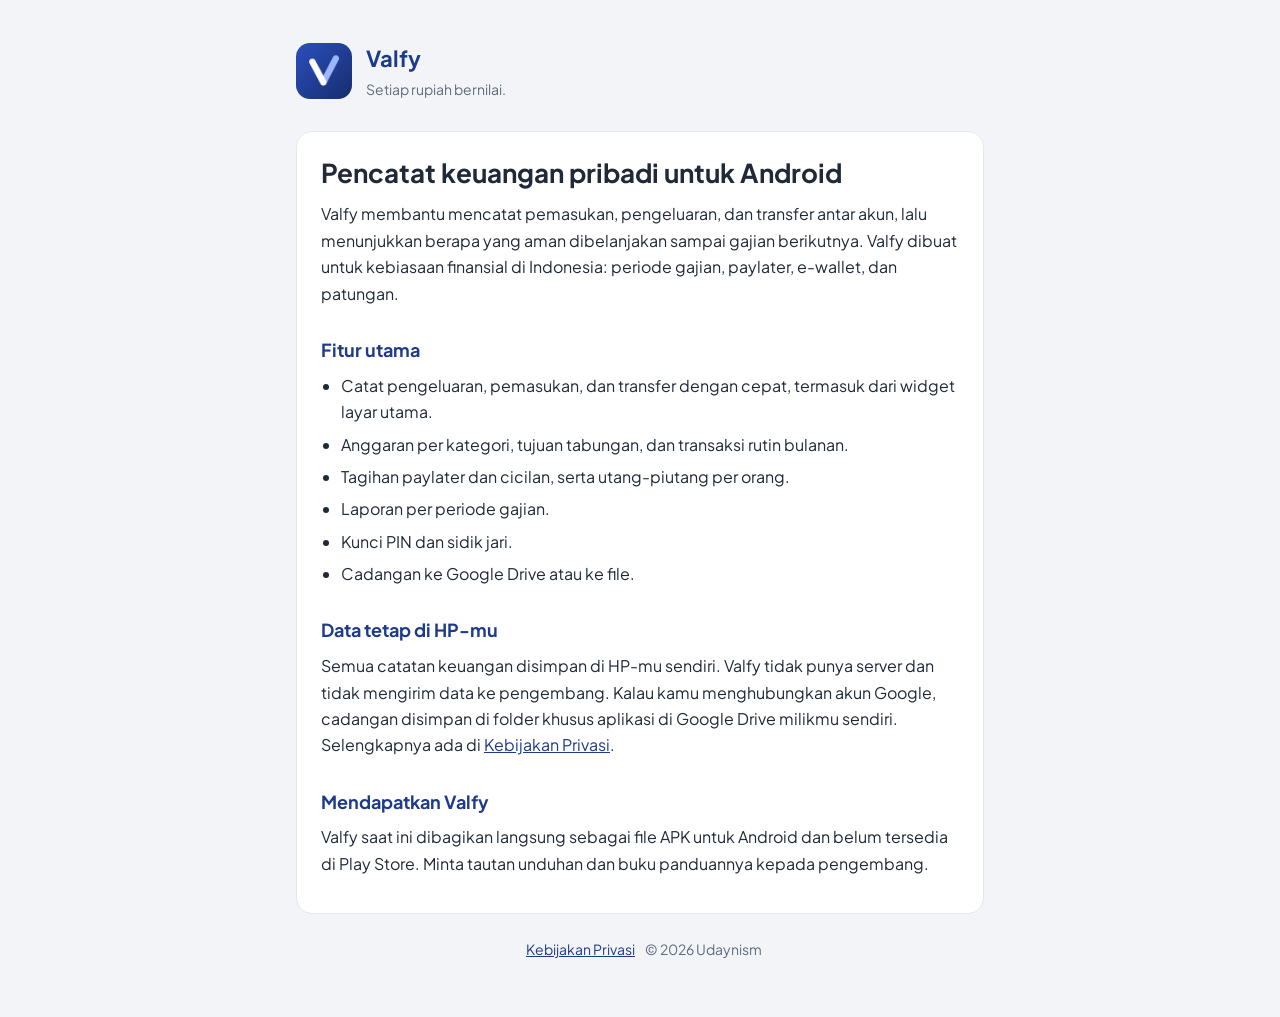
<file: index.html>
<!doctype html>
<html lang="id">
<head>
  <meta charset="utf-8">
  <meta name="viewport" content="width=device-width, initial-scale=1">
  <title>Valfy</title>
  <meta name="description" content="Valfy, aplikasi pencatat keuangan pribadi untuk Android.">
  <link rel="icon" href="icon.png">
  <link rel="preconnect" href="https://fonts.googleapis.com">
  <link rel="preconnect" href="https://fonts.gstatic.com" crossorigin>
  <link href="https://fonts.googleapis.com/css2?family=Plus+Jakarta+Sans:wght@400;600;700&display=swap" rel="stylesheet">
  <link rel="stylesheet" href="style.css">
</head>
<body>
  <main>
    <header>
      <img src="icon.png" alt="Logo Valfy">
      <div>
        <strong>Valfy</strong>
        <span>Setiap rupiah bernilai.</span>
      </div>
    </header>

    <div class="card">
      <h1>Pencatat keuangan pribadi untuk Android</h1>
      <p>
        Valfy membantu mencatat pemasukan, pengeluaran, dan transfer antar akun, lalu menunjukkan berapa yang
        aman dibelanjakan sampai gajian berikutnya. Valfy dibuat untuk kebiasaan finansial di Indonesia: periode
        gajian, paylater, e-wallet, dan patungan.
      </p>

      <h2>Fitur utama</h2>
      <ul>
        <li>Catat pengeluaran, pemasukan, dan transfer dengan cepat, termasuk dari widget layar utama.</li>
        <li>Anggaran per kategori, tujuan tabungan, dan transaksi rutin bulanan.</li>
        <li>Tagihan paylater dan cicilan, serta utang-piutang per orang.</li>
        <li>Laporan per periode gajian.</li>
        <li>Kunci PIN dan sidik jari.</li>
        <li>Cadangan ke Google Drive atau ke file.</li>
      </ul>

      <h2>Data tetap di HP-mu</h2>
      <p>
        Semua catatan keuangan disimpan di HP-mu sendiri. Valfy tidak punya server dan tidak mengirim data ke
        pengembang. Kalau kamu menghubungkan akun Google, cadangan disimpan di folder khusus aplikasi di Google
        Drive milikmu sendiri. Selengkapnya ada di <a href="privasi.html">Kebijakan Privasi</a>.
      </p>

      <h2>Mendapatkan Valfy</h2>
      <p>
        Valfy saat ini dibagikan langsung sebagai file APK untuk Android dan belum tersedia di Play Store.
        Minta tautan unduhan dan buku panduannya kepada pengembang.
      </p>
    </div>

    <footer>
      <a href="privasi.html">Kebijakan Privasi</a>
      <span>© 2026 Udaynism</span>
    </footer>
  </main>
</body>
</html>
</file>
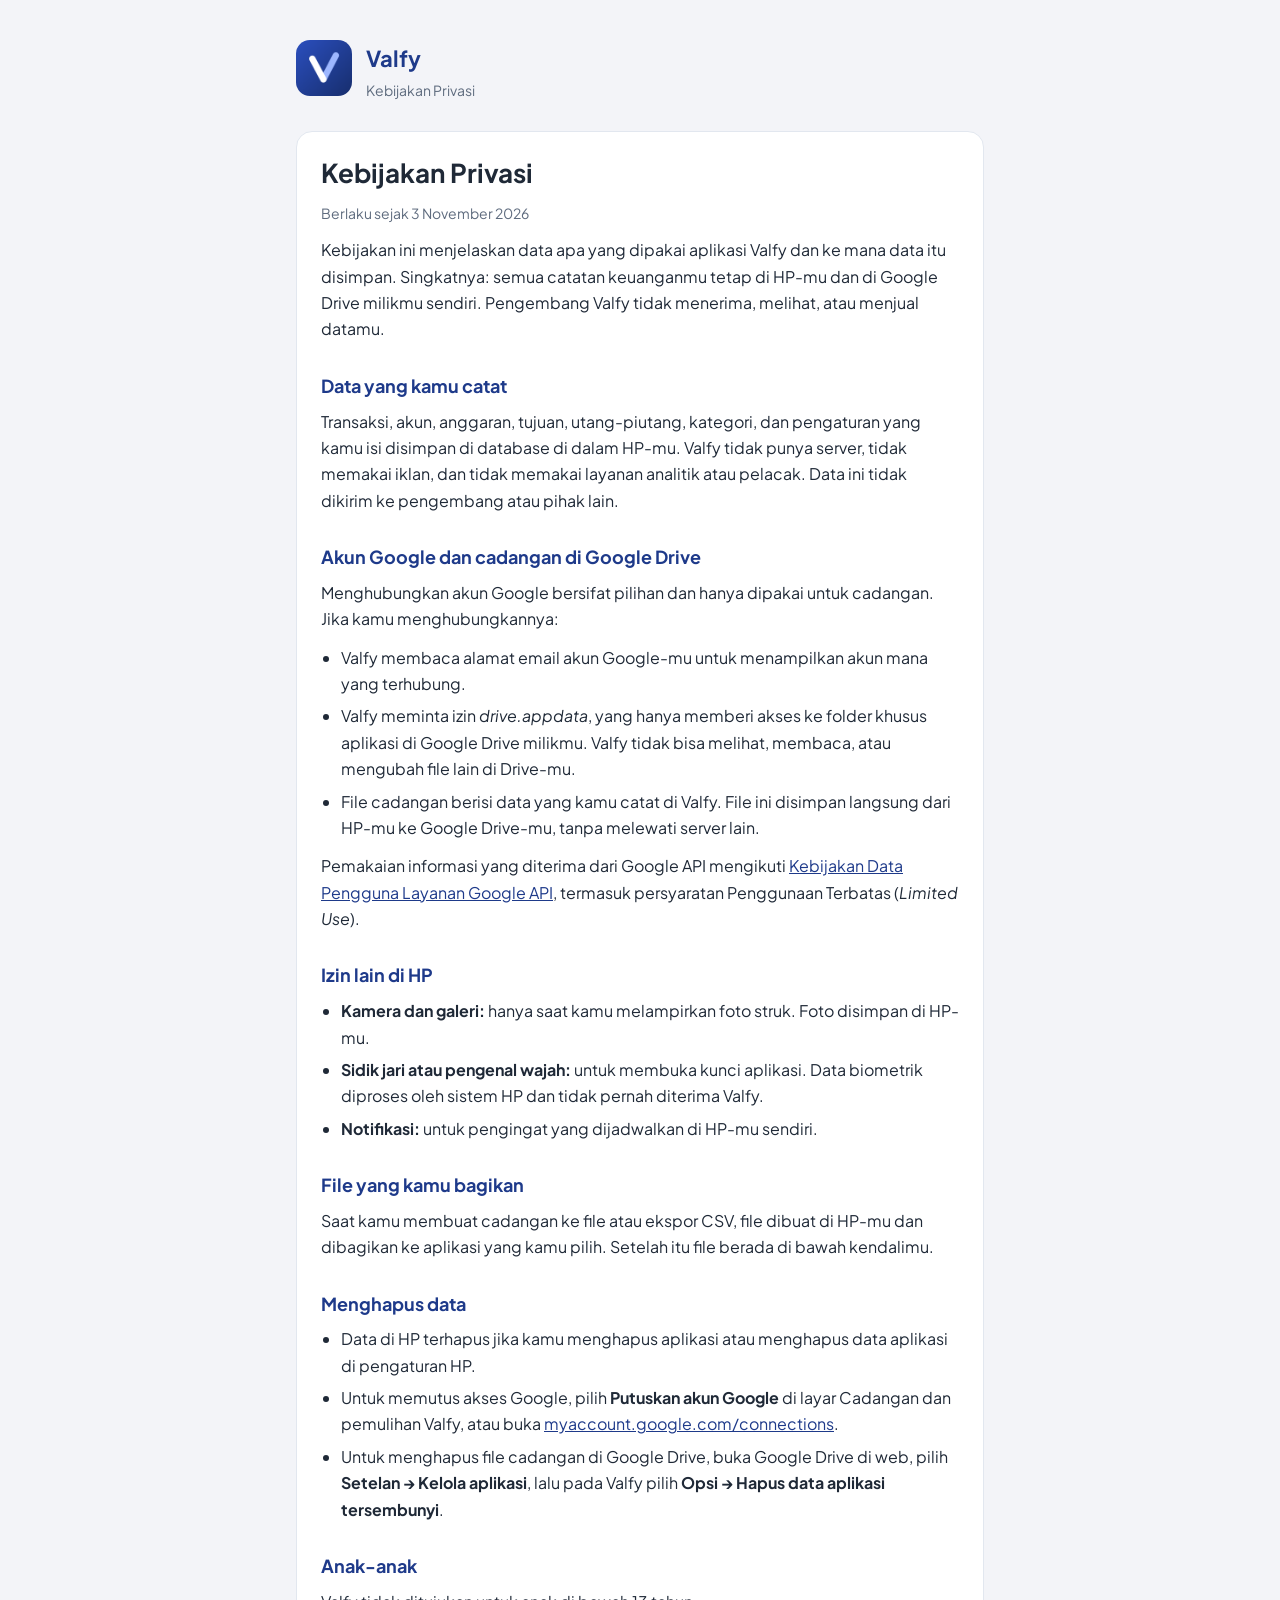
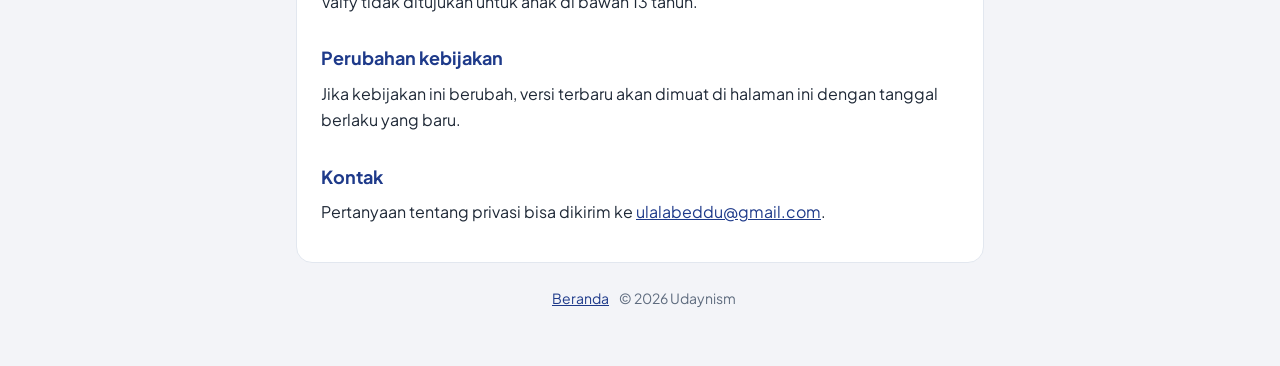
<file: privasi.html>
<!doctype html>
<html lang="id">
<head>
  <meta charset="utf-8">
  <meta name="viewport" content="width=device-width, initial-scale=1">
  <title>Kebijakan Privasi Valfy</title>
  <meta name="description" content="Kebijakan privasi aplikasi Valfy.">
  <link rel="icon" href="icon.png">
  <link rel="preconnect" href="https://fonts.googleapis.com">
  <link rel="preconnect" href="https://fonts.gstatic.com" crossorigin>
  <link href="https://fonts.googleapis.com/css2?family=Plus+Jakarta+Sans:wght@400;600;700&display=swap" rel="stylesheet">
  <link rel="stylesheet" href="style.css">
</head>
<body>
  <main>
    <header>
      <a href="./"><img src="icon.png" alt="Logo Valfy"></a>
      <div>
        <a href="./"><strong>Valfy</strong></a>
        <span>Kebijakan Privasi</span>
      </div>
    </header>

    <div class="card">
      <h1>Kebijakan Privasi</h1>
      <p class="muted">Berlaku sejak 3 November 2026</p>

      <p>
        Kebijakan ini menjelaskan data apa yang dipakai aplikasi Valfy dan ke mana data itu disimpan. Singkatnya:
        semua catatan keuanganmu tetap di HP-mu dan di Google Drive milikmu sendiri. Pengembang Valfy tidak
        menerima, melihat, atau menjual datamu.
      </p>

      <h2>Data yang kamu catat</h2>
      <p>
        Transaksi, akun, anggaran, tujuan, utang-piutang, kategori, dan pengaturan yang kamu isi disimpan di
        database di dalam HP-mu. Valfy tidak punya server, tidak memakai iklan, dan tidak memakai layanan analitik
        atau pelacak. Data ini tidak dikirim ke pengembang atau pihak lain.
      </p>

      <h2>Akun Google dan cadangan di Google Drive</h2>
      <p>Menghubungkan akun Google bersifat pilihan dan hanya dipakai untuk cadangan. Jika kamu menghubungkannya:</p>
      <ul>
        <li>Valfy membaca alamat email akun Google-mu untuk menampilkan akun mana yang terhubung.</li>
        <li>
          Valfy meminta izin <em>drive.appdata</em>, yang hanya memberi akses ke folder khusus aplikasi di Google
          Drive milikmu. Valfy tidak bisa melihat, membaca, atau mengubah file lain di Drive-mu.
        </li>
        <li>
          File cadangan berisi data yang kamu catat di Valfy. File ini disimpan langsung dari HP-mu ke Google
          Drive-mu, tanpa melewati server lain.
        </li>
      </ul>
      <p>
        Pemakaian informasi yang diterima dari Google API mengikuti
        <a href="https://developers.google.com/terms/api-services-user-data-policy">Kebijakan Data Pengguna Layanan
        Google API</a>, termasuk persyaratan Penggunaan Terbatas (<em>Limited Use</em>).
      </p>

      <h2>Izin lain di HP</h2>
      <ul>
        <li><strong>Kamera dan galeri:</strong> hanya saat kamu melampirkan foto struk. Foto disimpan di HP-mu.</li>
        <li>
          <strong>Sidik jari atau pengenal wajah:</strong> untuk membuka kunci aplikasi. Data biometrik diproses
          oleh sistem HP dan tidak pernah diterima Valfy.
        </li>
        <li><strong>Notifikasi:</strong> untuk pengingat yang dijadwalkan di HP-mu sendiri.</li>
      </ul>

      <h2>File yang kamu bagikan</h2>
      <p>
        Saat kamu membuat cadangan ke file atau ekspor CSV, file dibuat di HP-mu dan dibagikan ke aplikasi yang
        kamu pilih. Setelah itu file berada di bawah kendalimu.
      </p>

      <h2>Menghapus data</h2>
      <ul>
        <li>Data di HP terhapus jika kamu menghapus aplikasi atau menghapus data aplikasi di pengaturan HP.</li>
        <li>
          Untuk memutus akses Google, pilih <strong>Putuskan akun Google</strong> di layar Cadangan dan pemulihan Valfy, atau
          buka <a href="https://myaccount.google.com/connections">myaccount.google.com/connections</a>.
        </li>
        <li>
          Untuk menghapus file cadangan di Google Drive, buka Google Drive di web, pilih
          <strong>Setelan → Kelola aplikasi</strong>, lalu pada Valfy pilih <strong>Opsi → Hapus data
          aplikasi tersembunyi</strong>.
        </li>
      </ul>

      <h2>Anak-anak</h2>
      <p>Valfy tidak ditujukan untuk anak di bawah 13 tahun.</p>

      <h2>Perubahan kebijakan</h2>
      <p>
        Jika kebijakan ini berubah, versi terbaru akan dimuat di halaman ini dengan tanggal berlaku yang baru.
      </p>

      <h2>Kontak</h2>
      <p>Pertanyaan tentang privasi bisa dikirim ke <a href="mailto:ulalabeddu@gmail.com">ulalabeddu@gmail.com</a>.</p>
    </div>

    <footer>
      <a href="./">Beranda</a>
      <span>© 2026 Udaynism</span>
    </footer>
  </main>
</body>
</html>
</file>
<file: style.css>
:root {
  --navy: #1e3a8a;
  --text: #1f2937;
  --muted: #5e6b7e;
  --line: #e2e7ef;
  --bg: #f3f4f8;
  --card: #ffffff;
}

@media (prefers-color-scheme: dark) {
  :root {
    --navy: #93b4ff;
    --text: #e5e7eb;
    --muted: #9aa5b8;
    --line: #2a3346;
    --bg: #0f1522;
    --card: #171f30;
  }
}

* { box-sizing: border-box; }

body {
  margin: 0;
  background: var(--bg);
  color: var(--text);
  font: 16px/1.65 "Plus Jakarta Sans", system-ui, sans-serif;
}

main {
  max-width: 720px;
  margin: 0 auto;
  padding: 40px 16px 56px;
}

header { display: flex; align-items: center; gap: 14px; margin-bottom: 28px; }
header img { width: 56px; height: 56px; border-radius: 14px; }
header a { color: inherit; text-decoration: none; }
header strong { display: block; font-size: 22px; color: var(--navy); }
header span { color: var(--muted); font-size: 14px; }

.card {
  background: var(--card);
  border: 1px solid var(--line);
  border-radius: 16px;
  padding: 24px;
}

h1 { font-size: 26px; line-height: 1.3; margin: 0 0 12px; }
h2 { font-size: 18px; margin: 28px 0 8px; color: var(--navy); }
p, ul { margin: 0 0 12px; }
ul { padding-left: 20px; }
li { margin-bottom: 6px; }
a { color: var(--navy); }
.muted { color: var(--muted); font-size: 14px; }

footer { margin-top: 24px; color: var(--muted); font-size: 14px; text-align: center; }
footer a { margin: 0 8px; }
</file>
